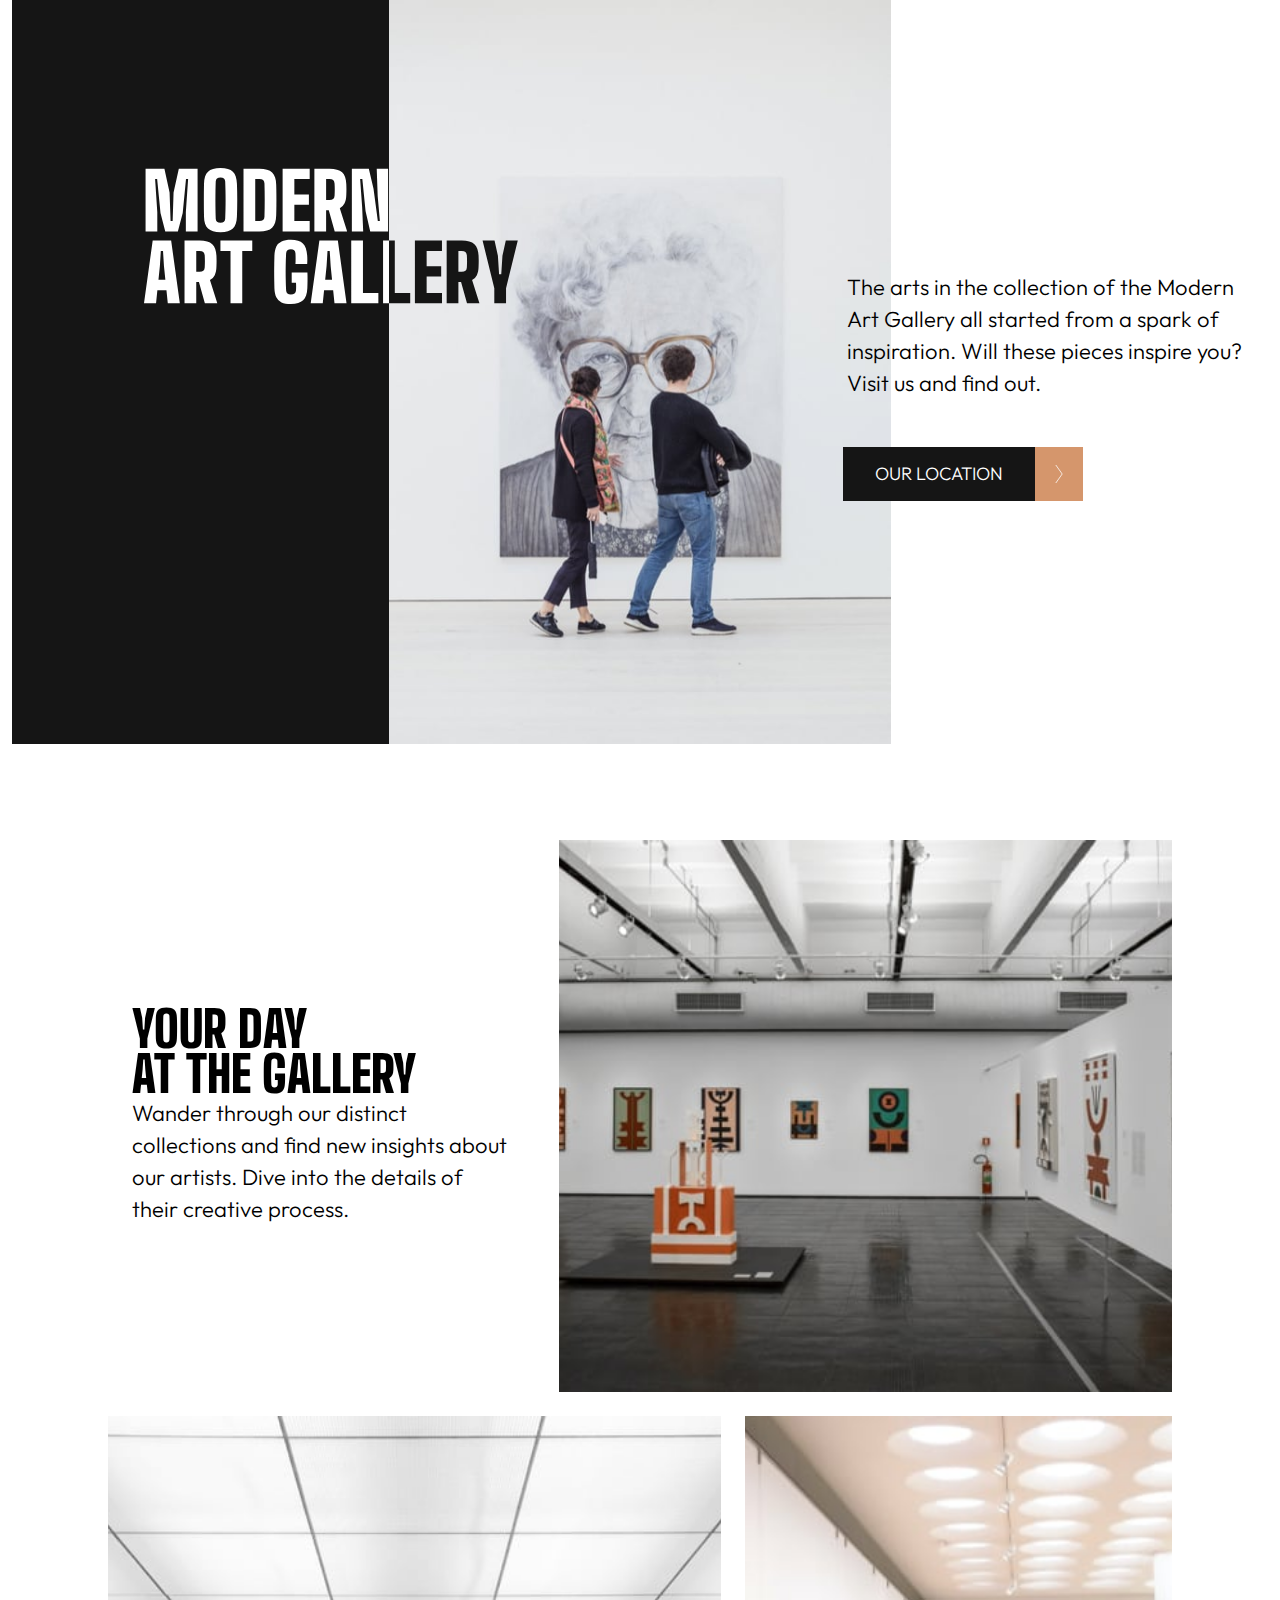
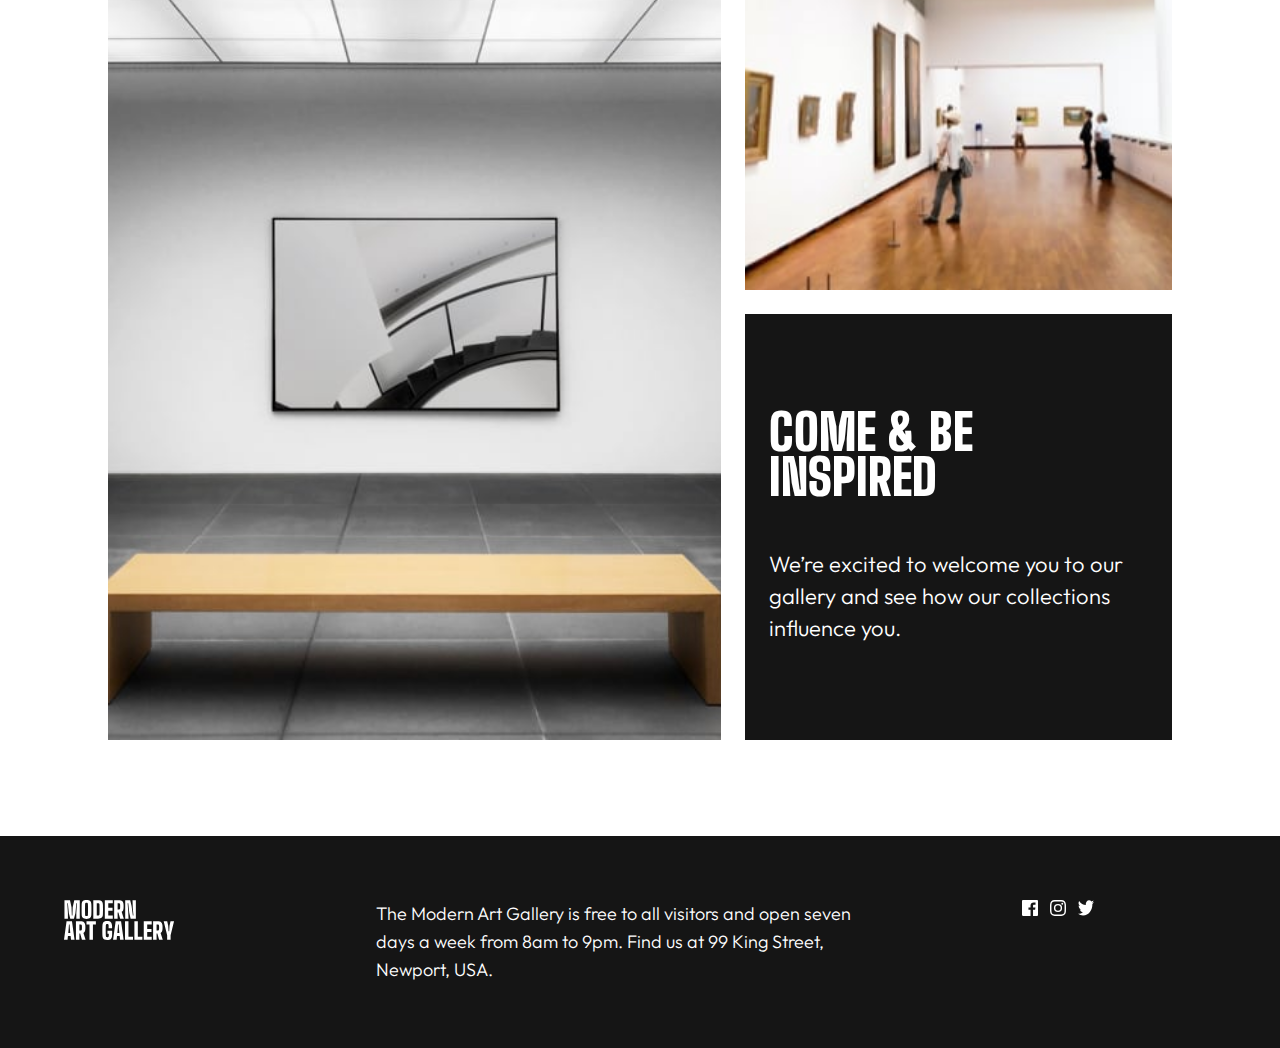
<file: index.html>
<!DOCTYPE html>
<html lang="en">

<head>
  <meta charset="UTF-8">
  <meta name="viewport" content="width=device-width, initial-scale=1.0">
  <link rel="preconnect" href="https://fonts.googleapis.com">
  <link rel="preconnect" href="https://fonts.gstatic.com" crossorigin>
  <link href="https://fonts.googleapis.com/css2?family=Big+Shoulders+Display:wght@100..900&display=swap"
    rel="stylesheet">
  <link href="https://fonts.googleapis.com/css2?family=Outfit:wght@100..900&display=swap" rel="stylesheet">
  <link rel="icon" type="image/png" sizes="32x32" href="./assets/favicon-32x32.png">
  <link rel="stylesheet" href="style.css">

  <title>Frontend Mentor | Art gallery website</title>
</head>

<body>
  <main>
    <section id="cover-container">
      <h1 id="hero-box">
        <img id='image-hero' src="./assets/mobile/image-hero.jpg" alt="image of the hero" class="image-hero" />
      </h1>
      <div id="logo-box-dark" class="black-bg">
         <img id="logo-light" src="./assets/logo-light.svg" alt="Modern Art Gallery Logo Light"/>
      </div>
      <div id="logo-box-light">
        <img id="logo-dark" src="./assets/logo-dark.svg" alt="Modern Art Gallery Logo Dark"/>
     </div>
     <div id="gallery-preamble" class="BodyS">
        The arts in the collection of the Modern Art Gallery all started
        from a spark of inspiration. Will these pieces inspire you? Visit
        us and find out.
      </div>
      <div id="our-location-button">
        <a href="./location.html" class="black-bg">
          <span>Our location</span>
          <div class="brown-bg">
            <img id="icon-arrow-right" src="./assets/icon-arrow-right.svg" alt="right arrow icon" />
          </div>
        </a>
      </div>
    </section>
    <section id="inset-container">
      <div id="grid-1-box">
        <img id='image-grid-1' src="./assets/desktop/image-grid-1.jpg" alt="image of the gallery #1" />
      </div>
      <div id="your-day">
        <h2 class="HeadingMS">Your day<br>at the gallery
        </h2>
        <div id="your-day-preamble" class="BodyS">
          Wander through our distinct collections and find new insights about
          our artists. Dive into the details of their creative process.
        </div>
      </div>
      <div id="grid-2-box">
        <img id='image-grid-2' src="./assets/desktop/image-grid-2.jpg" alt="image of the gallery #2" />
      </div>
      <div id="grid-3-box">
        <img id='image-grid-3' src="./assets/desktop/image-grid-3.jpg" alt="image of the gallery #3" />
      </div>
      <div class="black-bg">
        <div id="come-be-inspired">
          <h2 class="HeadingMS">
            Come &amp; be inspired
          </h2>
          <div id="come-be-inspired-preamble" class="BodyS">
            We’re excited to welcome you to our gallery and see how our collections
            influence you.
          </div>
        </div>
      </div>
    </section>
  </main>
  <footer>
    <div class="gallery-footer black-bg">
      <div>
        <img id="logo-light-footer" src="./assets/logo-light.svg" alt="Modern Art Gallery Logo Light"/>
      </div>
      <div class="gallery-footer-preamble BodyS">
        The Modern Art Gallery is free to all visitors and open seven days a week
        from 8am to 9pm. Find us at 99 King Street, Newport, USA.
      </div>
      <div class="ssn-icons">
        <img src="./assets/icon-facebook.svg" alt="facebook icon" />
        <img src="./assets/icon-instagram.svg" alt="instagram icon" />
        <img src="./assets/icon-twitter.svg" alt="twitter icon" />
      </div>
    </div>
  </footer>
</body>
<script>
  const setImages = ()=> {
    const hero = document.getElementById('image-hero');
    const grid1 = document.getElementById('image-grid-1');
    const grid2 = document.getElementById('image-grid-2');
    const grid3 = document.getElementById('image-grid-3');
    if(window.innerWidth <= 512) {
      hero.src = './assets/mobile/image-hero.jpg';
      grid1.src = './assets/mobile/image-grid-1.jpg';
      grid2.src = './assets/mobile/image-grid-2.jpg';
      grid3.src = './assets/mobile/image-grid-3.jpg';
    } else if(window.innerWidth < 1024) {
      hero.src = './assets/tablet/image-hero.jpg';
      grid1.src = './assets/tablet/image-grid-1.jpg';
      grid2.src = './assets/tablet/image-grid-2.jpg';
      grid3.src = './assets/tablet/image-grid-3.jpg';
    } else {
      hero.src = './assets/desktop/image-hero.jpg';
      grid1.src = './assets/desktop/image-grid-1.jpg';
      grid2.src = './assets/desktop/image-grid-2.jpg';
      grid3.src = './assets/desktop/image-grid-3.jpg';
    }
  }

  window.onresize = setImages;
  window.onload = setImages;
</script>

</html>
</file>
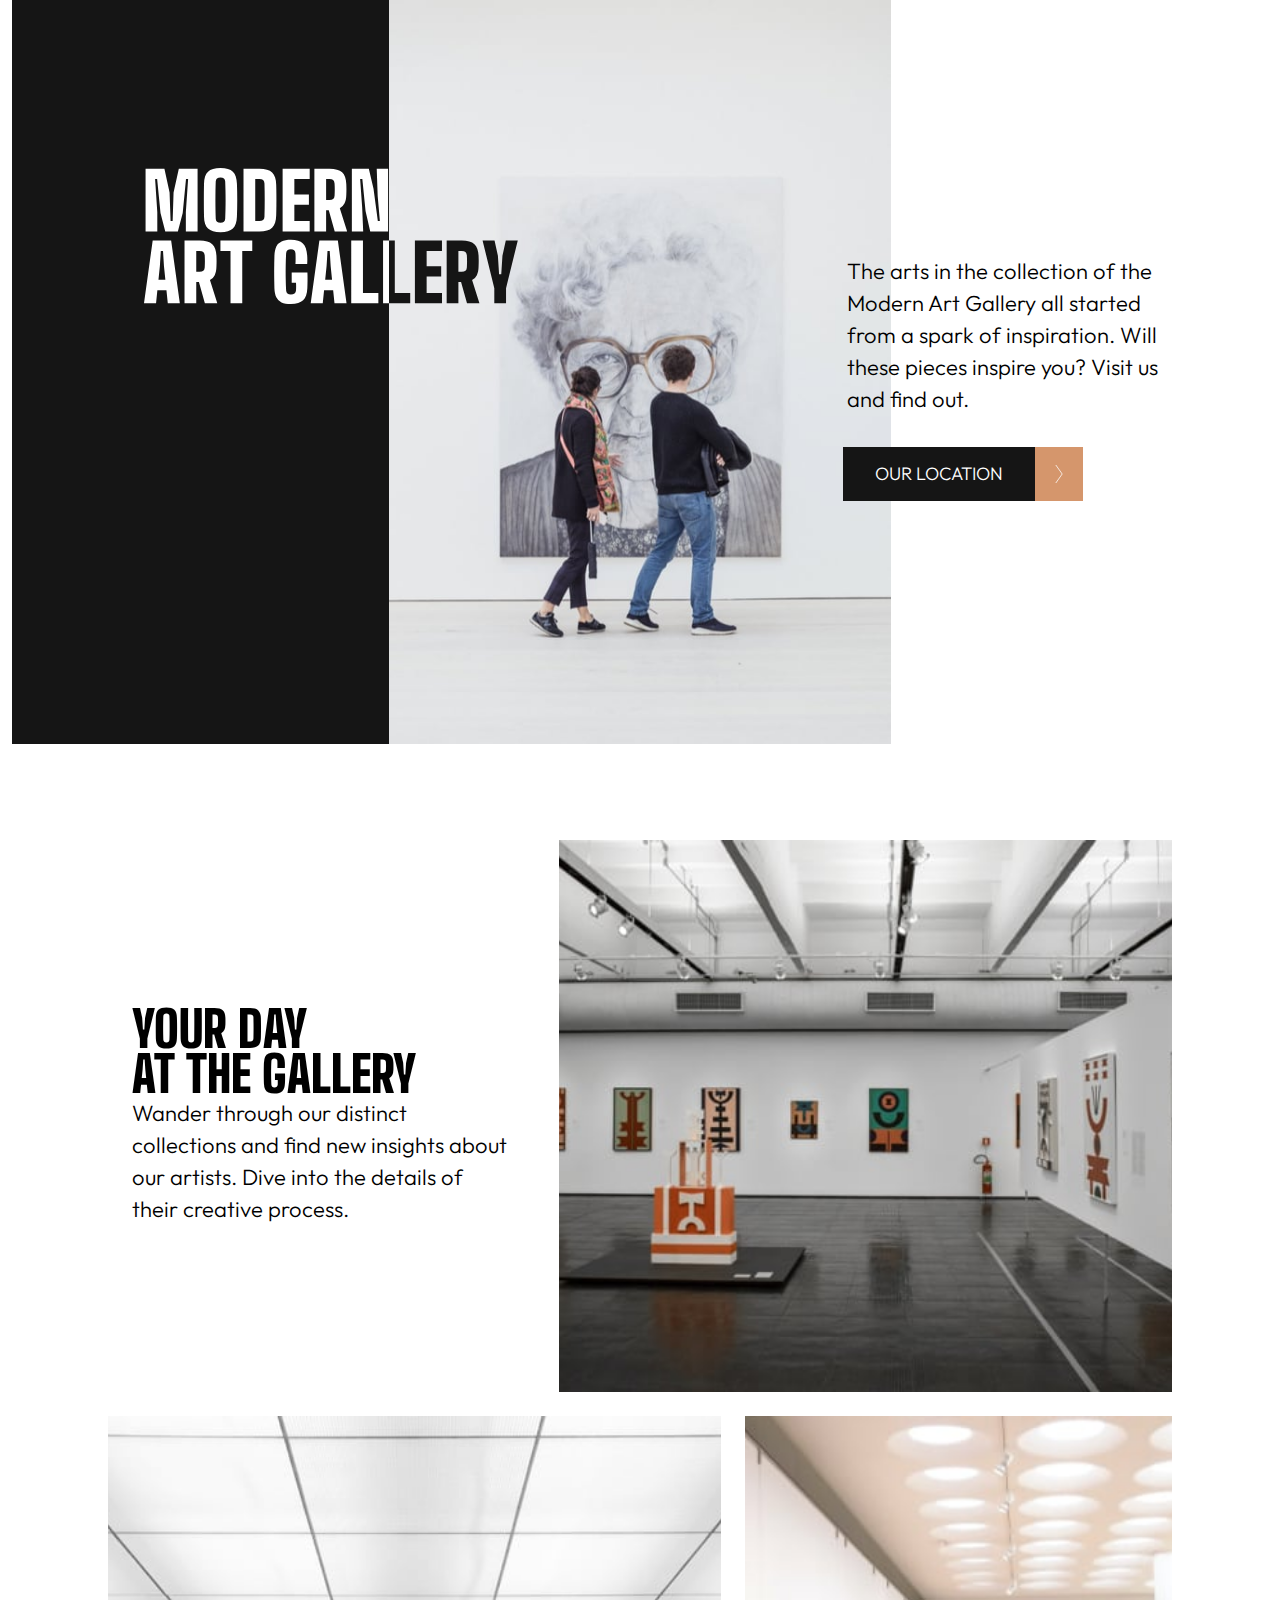
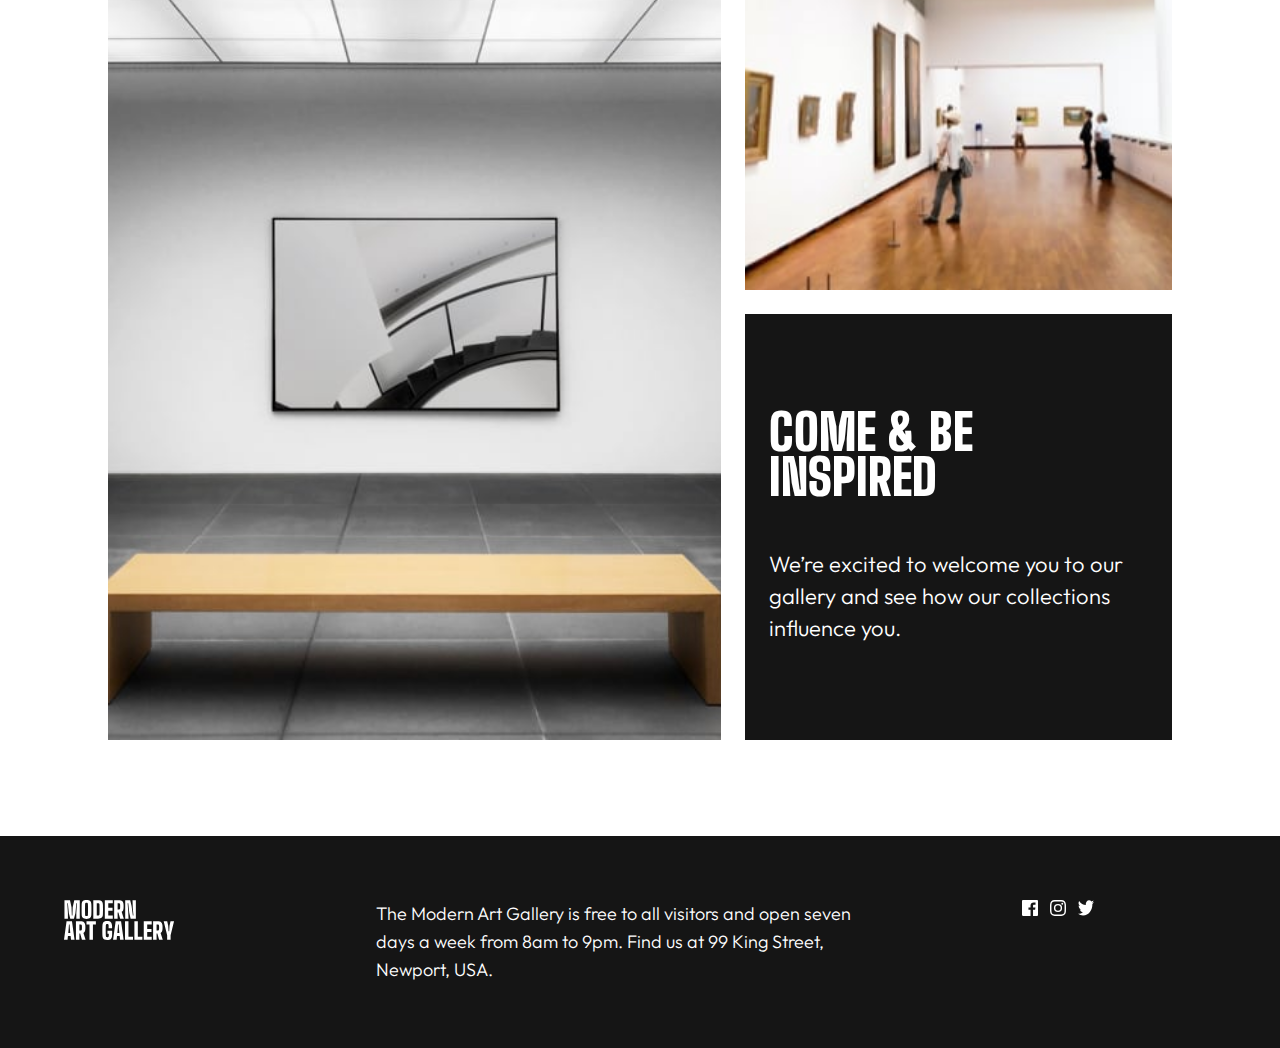
<file: starter-code/index.html>
<!DOCTYPE html>
<html lang="en">

<head>
  <meta charset="UTF-8">
  <meta name="viewport" content="width=device-width, initial-scale=1.0">
  <link rel="preconnect" href="https://fonts.googleapis.com">
  <link rel="preconnect" href="https://fonts.gstatic.com" crossorigin>
  <link href="https://fonts.googleapis.com/css2?family=Big+Shoulders+Display:wght@100..900&display=swap"
    rel="stylesheet">
  <link href="https://fonts.googleapis.com/css2?family=Outfit:wght@100..900&display=swap" rel="stylesheet">
  <link rel="icon" type="image/png" sizes="32x32" href="./assets/favicon-32x32.png">
  <link rel="stylesheet" href="style.css">

  <title>Frontend Mentor | Art gallery website</title>
</head>

<body>
  <main>
    <section id="cover-container">
      <h1 id="hero-box">
        <img id='image-hero' src="./assets/mobile/image-hero.jpg" alt="image of the hero" class="image-hero" />
      </h1>
      <div id="logo-box-dark" class="black-bg">
         <img id="logo-light" src="./assets/logo-light.svg" alt="Modern Art Gallery Logo Light"/>
      </div>
      <div id="logo-box-light">
        <img id="logo-dark" src="./assets/logo-dark.svg" alt="Modern Art Gallery Logo Dark"/>
     </div>
     <div id="gallery-preamble" class="BodyS">
        The arts in the collection of the Modern Art Gallery all started
        from a spark of inspiration. Will these pieces inspire you? Visit
        us and find out.
      </div>
      <div id="our-location-button">
        <a href="./location.html" class="black-bg">
          <span>Our location</span>
          <div class="brown-bg">
            <img id="icon-arrow-right" src="./assets/icon-arrow-right.svg" alt="right arrow icon" />
          </div>
        </a>
      </div>
    </section>
    <section id="inset-container">
      <div id="grid-1-box">
        <img id='image-grid-1' src="./assets/desktop/image-grid-1.jpg" alt="image of the gallery #1" />
      </div>
      <div id="your-day">
        <h2 class="HeadingMS">Your day<br>at the gallery
        </h2>
        <div id="your-day-preamble" class="BodyS">
          Wander through our distinct collections and find new insights about
          our artists. Dive into the details of their creative process.
        </div>
      </div>
      <div id="grid-2-box">
        <img id='image-grid-2' src="./assets/desktop/image-grid-2.jpg" alt="image of the gallery #2" />
      </div>
      <div id="grid-3-box">
        <img id='image-grid-3' src="./assets/desktop/image-grid-3.jpg" alt="image of the gallery #3" />
      </div>
      <div class="black-bg">
        <div id="come-be-inspired">
          <h2 class="HeadingMS">
            Come &amp; be inspired
          </h2>
          <div id="come-be-inspired-preamble" class="BodyS">
            We’re excited to welcome you to our gallery and see how our collections
            influence you.
          </div>
        </div>
      </div>
    </section>
  </main>
  <footer>
    <div class="gallery-footer black-bg">
      <div>
        <img id="logo-light-footer" src="./assets/logo-light.svg" alt="Modern Art Gallery Logo Light"/>
      </div>
      <div class="gallery-footer-preamble BodyS">
        The Modern Art Gallery is free to all visitors and open seven days a week
        from 8am to 9pm. Find us at 99 King Street, Newport, USA.
      </div>
      <div class="ssn-icons">
        <img src="./assets/icon-facebook.svg" alt="facebook icon" />
        <img src="./assets/icon-instagram.svg" alt="instagram icon" />
        <img src="./assets/icon-twitter.svg" alt="twitter icon" />
      </div>
    </div>
  </footer>
</body>
<script>
  const setImages = ()=> {
    // console.log('on resize');
    const hero = document.getElementById('image-hero');
    const grid1 = document.getElementById('image-grid-1');
    const grid2 = document.getElementById('image-grid-2');
    const grid3 = document.getElementById('image-grid-3');
    if(window.innerWidth <= 512) {
      hero.src = './assets/mobile/image-hero.jpg';
      grid1.src = './assets/mobile/image-grid-1.jpg';
      grid2.src = './assets/mobile/image-grid-2.jpg';
      grid3.src = './assets/mobile/image-grid-3.jpg';
    } else if(window.innerWidth < 1024) {
      hero.src = './assets/tablet/image-hero.jpg';
      grid1.src = './assets/tablet/image-grid-1.jpg';
      grid2.src = './assets/tablet/image-grid-2.jpg';
      grid3.src = './assets/tablet/image-grid-3.jpg';
    } else {
      hero.src = './assets/desktop/image-hero.jpg';
      grid1.src = './assets/desktop/image-grid-1.jpg';
      grid2.src = './assets/desktop/image-grid-2.jpg';
      grid3.src = './assets/desktop/image-grid-3.jpg';
    }
  }

  window.onresize = setImages;
  window.onload = setImages;
</script>

</html>
</file>
<file: style.css>
:root {
    box-sizing: border-box;
    font-size: 18px;
    --dark-color: #151515;
    --brown-color: #D5966C;
    font-family: 'Big Shoulders Display';
}

*,
::before,
::after {
    box-sizing: inherit;
    margin: 0;
    padding: 0;
}

.HeadingXL {
    font-family: 'Big Shoulders Display';
    font-weight: 900;
    font-size: 96px;
    line-height: 88px;
}
.HeadingL {
    font-family: 'Big Shoulders Display';
    font-weight: 900;
    font-size: 70px;
    line-height: 70px;
}
.HeadingM {
    font-family: 'Big Shoulders Display';
    font-weight: 900;
    font-size: 60px;
    line-height: 50px;
}
.HeadingMS {
    font-family: 'Big Shoulders Display';
    font-weight: 900;
    font-size: 50px;
    line-height: 45px;
}
.HeadingS {
    font-family: 'Big Shoulders Display';
    font-weight: 900;
    font-size: 36px;
    line-height: 36px;
}
.BodyM {
    font-family: 'Outfit';
    font-weight: 300;
    font-size: 22px;
    line-height: 32px;
}
.BodyS {
    font-family: 'Outfit';
    font-weight: 300;
    font-size: 18px;
    line-height: 28px;
}
.black-bg {
    background-color: var(--dark-color);
    color: white;
}
.brown-bg {
    background-color: var(--brown-color);
    color: black;
}
.brown-fg {
    color: var(--brown-color);
}
.inverted-img {
    filter: invert(100%);
}

body {
    font-family: Outfit;
    font-weight: 300;
    line-height: 1.5em;
}

h1, h2, h3, h4 {
    text-transform: uppercase;
}
main {
    display: flex;
    flex-direction: column;
    align-items: center;
    justify-content: center;
    margin: 0.0em;
}
#cover-container {
    display: flex;
    flex-direction: column;
    padding: 0em 0.5em;
    gap: 1em;
}
#cover-container img {
    flex: 1;
    object-fit: cover;
    max-width: 100%;
}
#cover-container #icon-arrow-right {
    object-fit: contain;
    width: 18px;
    height: 18px;
}
#logo-box-dark  {
    display: none;
}
#logo-box-light  {
    display: block;
}
#logo-dark {
    width: 50%;
}
#our-location-button {
    padding: 0;
    width: 10em;
}
#our-location-button a {
    display: flex;
    flex-direction: row;
    padding: 0;
    text-decoration: none;
    color: white;
    margin: 0;
}
#our-location-button span {
    height: 100%;
    flex: 4;
    text-align: center;
    font-size: 0.75em;
    text-transform: uppercase;
    padding: 0.5em 0;
}
#our-location-button div {
    flex: 1;
    text-align: center;
    background-color: var(--brown-color);
    display: flex;
    align-items: center;
    justify-content: center;
}
#our-location-button:hover {
    cursor: pointer;
}
#our-location-button:hover span, #our-location-button:focus span {
    background-color: #D5966C;
}
#our-location-button:hover div, #our-location-button:focus div {
    background-color: #151515;
}
#your-day h2 {
    width: 100%;
}
.ssn-icons {
    display: flex;
    gap: 0.5em;
}
.ssn-icons img {
    width: 16px;
    height: 16px;
}
#inset-container {
    display: flex;
    flex-direction: column;
    gap: 1em;
    padding: 0em 0.5em;
    margin: 4em 0em;
}
#inset-container img {
    flex: 1;
    object-fit: cover;
    max-width: 100%;
}
#map {
    z-index: 0;
}
.back-to-home-button {
    position: absolute;
    top: -0.25em;
    left: 2em;
    width: 10em;
    max-width: 50%;
    z-index: 1;
}

.back-to-home-button a {
    width: 100%;
    display: flex;
    flex-direction: row;
    padding: 0.25em 0.5em;
    height: 2.5em;
    text-decoration: none;
}
.back-to-home-button span {
    display: flex;
    height: 100%;
    flex: 4;
    align-items: center;
    justify-content: center;
    color: white;
    font-size: 0.75em;
    text-transform: uppercase;
    background-color: var(--brown-color);
    padding: 0.5em 0;
}
.back-to-home-button div {
    flex: 1;
    height: 100%;
    background-color: var(--dark-color);
    display: flex;
    align-items: center;
    justify-content: center;
}
.back-to-home-button img {
    object-fit: contain;
    width: 18px;
    height: 18px;
}
.back-to-home-button:hover {
    cursor: pointer;
}
.back-to-home-button:hover span {
    background-color: var(--dark-color);
}
.back-to-home-button:hover div {
    background-color: var(--brown-color);
}

.location-map {
    position:relative;
}
.our-location {
    margin: 0;
    padding: 1em 0.5em;
}
.address {
    padding: 1em 0em;
}
.address .brown-fg{
    padding: 0.5em 0em;
}
.gallery-footer {
    display: flex;
    flex-direction: column;
    padding: 0.5em;
    gap: 2em;
}
.gallery-footer div:first-child {
    flex: 1 1 25%
}
.gallery-footer-preamble {
    flex: 1 1 45%;
}
.ssn-icons {
    flex: 0 1 30%;
}

@media only screen and (min-width: 600px) {
    #cover-container {
        display: grid;
        grid-template-columns: 1fr 1fr;
        grid-template-rows: 1fr 1fr 1fr;
        gap: 2em;
    }
    #hero-box {
        grid-column: 1/2;
        grid-row: 1/4;
    }
    #logo-box-light {
        grid-column: 2/3;
        grid-row: 1/2;
        margin-left: -4em;
        align-self: self-end;
    }
    #gallery-preamble {
        grid-column: 2/3;
        grid-row: 2/3;
        margin-left: -4em;
        align-self: center;
        /* width: 90% */
    }
    #our-location-button {
        grid-column: 2/3;
        grid-row: 3/4;
        margin-left: -4em;
        align-self: self-start;
    }

    #inset-container {
        display: grid;
        gap: 1em;
        grid-template-columns: 30fr 10fr 30fr;
        grid-template-rows: 5fr 4fr 5fr;
        margin: 4em 1em;
    }
    #grid-1-box {
        grid-column: 2/4;
        grid-row: 1/2;
    }
    #grid-2-box {
        grid-column: 1/3;
        grid-row: 2/4;
    }
    #grid-3-box {
        grid-column: 3/4;
        grid-row: 2/3;
    }
    #grid-1-box, #grid-2-box, #grid-3-box{
        display: flex;
    }
    #inset-container img {
        flex: 1;
        object-fit: cover;
        max-width: 100%;
    }
    #your-day {
        display: flex;
        flex-direction: column;
        align-items: center;
        justify-content: center;
        grid-column: 1/2;
        grid-row: 1/2;
        padding: 1em;
    }
    #come-be-inspired {
        display: flex;
        flex-direction: column;
        gap: 2em;
        grid-column: 3/4;
        grid-row: 3/4;
        padding: 4em 1em;
    }
    .gallery-footer {
        display: flex;
        flex-direction: row;
        padding: 5%;
    }    
    .ssn-icons  {
        display: flex;
        justify-content: center;
    }
}
@media only screen and (min-width: 1024px) {
    :root {
        font-size: 1.5em;
    }
    #cover-container {
        display: grid;
        grid-template-columns: 3fr 4fr 3fr ;
        grid-template-rows: 3fr 3fr 4fr;
        gap: 0;
    }
    #hero-box {
        grid-column: 2/3;
        grid-row: 1/4;
        display: flex;
    }
    #hero-box img {
        object-fit: cover;
    }
    #logo-box-dark {
        display: block;
        grid-column: 1/2;
        grid-row: 1/4;
        position: relative;
        overflow: hidden;
        z-index: 2;
    }
    #logo-box-light {
        grid-column: 1/2;
        grid-row: 1/4;
        position: relative;
        overflow: visible;
        align-self: normal;
        z-index: 1;
        margin-left: 0; /* undo the margin from tablet */
    }
    #logo-light {
        display: block;
        position: absolute;
        top: 7em;
        left: 5.5em;
        width: 125%;
    }
    #logo-dark {
        display: block;
        position: absolute;
        top: 7em;
        left: 5.5em;
        width: 125%;
    }
    #gallery-preamble {
        grid-column: 3/4;
        grid-row: 2/3;
        margin-left: -2em;
    }
    #our-location-button {
        grid-column: 3/4;
        grid-row: 3/4;
        margin-left: -2em;
    }

    #inset-container {
        display: grid;
        gap: 1em;
        grid-template-columns: 42fr 16fr 42fr;
        grid-template-rows: 35fr 30fr 27fr;
        margin: 4em;
    }
    #grid-1-box {
        grid-column: 2/4;
        grid-row: 1/2;
    }
    #grid-2-box {
        grid-column: 1/3;
        grid-row: 2/4;
    }
    #grid-3-box {
        grid-column: 3/4;
        grid-row: 2/3;
    }
    #grid-1-box, #grid-2-box, #grid-3-box{
        display: flex;
    }
    #inset-container  img {
        flex: 1;
        object-fit: cover;
    }
    #your-day {
        display: flex;
        flex-direction: column;
        align-items: center;
        justify-content: center;
        grid-column: 1/2;
        grid-row: 1/2;
        padding: 1em;
    }
    #gallery-preamble, #your-day-preamble, #come-be-inspired-preamble{
        font-size: 22px;
        line-height: 32px;
    }
}
</file>
<file: starter-code/style.css>
:root {
    box-sizing: border-box;
    font-size: 18px;
    --dark-color: #151515;
    --brown-color: #D5966C;
    font-family: 'Big Shoulders Display';
}

*,
::before,
::after {
    box-sizing: inherit;
    margin: 0;
    padding: 0;
}

.HeadingXL {
    font-family: 'Big Shoulders Display';
    font-weight: 900;
    font-size: 96px;
    line-height: 88px;
}
.HeadingL {
    font-family: 'Big Shoulders Display';
    font-weight: 900;
    font-size: 70px;
    line-height: 70px;
}
.HeadingM {
    font-family: 'Big Shoulders Display';
    font-weight: 900;
    font-size: 60px;
    line-height: 50px;
}
.HeadingMS {
    font-family: 'Big Shoulders Display';
    font-weight: 900;
    font-size: 50px;
    line-height: 45px;
}
.HeadingS {
    font-family: 'Big Shoulders Display';
    font-weight: 900;
    font-size: 36px;
    line-height: 36px;
}
.BodyM {
    font-family: 'Outfit';
    font-weight: 300;
    font-size: 22px;
    line-height: 32px;
}
.BodyS {
    font-family: 'Outfit';
    font-weight: 300;
    font-size: 18px;
    line-height: 28px;
}
.black-bg {
    background-color: var(--dark-color);
    color: white;
}
.brown-bg {
    background-color: var(--brown-color);
    color: black;
}
.brown-fg {
    color: var(--brown-color);
}
.inverted-img {
    filter: invert(100%);
}

body {
    font-family: Outfit;
    font-weight: 300;
    line-height: 1.5em;
}

h1, h2, h3, h4 {
    text-transform: uppercase;
}
main {
    display: flex;
    flex-direction: column;
    align-items: center;
    justify-content: center;
    margin: 0.0em;
}
#cover-container {
    display: flex;
    flex-direction: column;
    padding: 0em 0.5em;
    gap: 1em;
}
#cover-container img {
    flex: 1;
    object-fit: cover;
    max-width: 100%;
}
#cover-container #icon-arrow-right {
    object-fit: contain;
    width: 18px;
    height: 18px;
}
#logo-box-dark  {
    display: none;
}
#logo-box-light  {
    display: block;
}
#logo-dark {
    width: 50%;
}
#our-location-button {
    padding: 0;
    width: 10em;
}
#our-location-button a {
    display: flex;
    flex-direction: row;
    padding: 0;
    text-decoration: none;
    color: white;
    margin: 0;
}
#our-location-button span {
    height: 100%;
    flex: 4;
    text-align: center;
    font-size: 0.75em;
    text-transform: uppercase;
    padding: 0.5em 0;
}
#our-location-button div {
    flex: 1;
    /* height: 100%; */
    text-align: center;
    /* padding-top: 0.25em; */
    background-color: var(--brown-color);
    display: flex;
    align-items: center;
    justify-content: center;
}
#our-location-button:hover {
    cursor: pointer;
}
#our-location-button:hover span, #our-location-button:focus span {
    background-color: #D5966C;
}
#our-location-button:hover div, #our-location-button:focus div {
    background-color: #151515;
}
#your-day h2 {
    width: 100%;
}
.ssn-icons {
    display: flex;
    /* margin: 0.25em 1em; */
    gap: 0.5em;
}
.ssn-icons img {
    width: 16px;
    height: 16px;
}
#inset-container {
    display: flex;
    flex-direction: column;
    gap: 1em;
    padding: 0em 0.5em;
    margin: 4em 0em;
}
#inset-container img {
    flex: 1;
    object-fit: cover;
    max-width: 100%;
}
#map {
    z-index: 0;
}
.back-to-home-button {
    position: absolute;
    top: -0.25em;
    left: 2em;
    width: 10em;
    max-width: 50%;
    z-index: 1;
}

.back-to-home-button a {
    width: 100%;
    /* margin: auto; */
    display: flex;
    flex-direction: row;
    padding: 0.25em 0.5em;
    height: 2.5em;
    text-decoration: none;
}
.back-to-home-button span {
    display: flex;
    height: 100%;
    flex: 4;
    align-items: center;
    justify-content: center;
    color: white;
    font-size: 0.75em;
    text-transform: uppercase;
    background-color: var(--brown-color);
    padding: 0.5em 0;
}
.back-to-home-button div {
    flex: 1;
    height: 100%;
    background-color: var(--dark-color);
    display: flex;
    align-items: center;
    justify-content: center;
}
.back-to-home-button img {
    object-fit: contain;
    width: 18px;
    height: 18px;
}
.back-to-home-button:hover {
    cursor: pointer;
}
.back-to-home-button:hover span {
    background-color: var(--dark-color);
}
.back-to-home-button:hover div {
    background-color: var(--brown-color);
}

.location-map {
    position:relative;
}
.our-location {
    margin: 0;
    padding: 1em 0.5em;
}
.address {
    padding: 1em 0em;
}
.address .brown-fg{
    /* font-size: 2em; */
    padding: 0.5em 0em;
}
.gallery-footer {
    display: flex;
    flex-direction: column;
    padding: 0.5em;
    gap: 2em;
}
.gallery-footer div:first-child {
    flex: 1 1 25%
}
.gallery-footer-preamble {
    flex: 1 1 45%;
}
.ssn-icons {
    flex: 0 1 30%;
}

@media only screen and (min-width: 600px) {
    #cover-container {
        display: grid;
        grid-template-columns: 1fr 1fr;
        grid-template-rows: 1fr 1fr 1fr;
        gap: 2em;
    }
    #hero-box {
        grid-column: 1/2;
        grid-row: 1/4;
    }
    #logo-box-light {
        grid-column: 2/3;
        grid-row: 1/2;
        margin-left: -4em;
        align-self: self-end;
    }
    #gallery-preamble {
        grid-column: 2/3;
        grid-row: 2/3;
        margin-left: -4em;
        align-self: center;
        width: 90%
    }
    #our-location-button {
        grid-column: 2/3;
        grid-row: 3/4;
        margin-left: -4em;
        align-self: self-start;
    }

    #inset-container {
        display: grid;
        gap: 1em;
        grid-template-columns: 30fr 10fr 30fr;
        grid-template-rows: 5fr 4fr 5fr;
        margin: 4em 1em;
    }
    #grid-1-box {
        grid-column: 2/4;
        grid-row: 1/2;
    }
    #grid-2-box {
        grid-column: 1/3;
        grid-row: 2/4;
    }
    #grid-3-box {
        grid-column: 3/4;
        grid-row: 2/3;
    }
    #grid-1-box, #grid-2-box, #grid-3-box{
        display: flex;
    }
    #inset-container img {
        flex: 1;
        object-fit: cover;
        max-width: 100%;
    }
    #your-day {
        display: flex;
        flex-direction: column;
        align-items: center;
        justify-content: center;
        grid-column: 1/2;
        grid-row: 1/2;
        padding: 1em;
    }
    #come-be-inspired {
        display: flex;
        flex-direction: column;
        gap: 2em;
        /* align-items: center;
        justify-content: space-around; */
        grid-column: 3/4;
        grid-row: 3/4;
        padding: 4em 1em;
        /* width: 80%; */
        /* height: 100%; */
    }
    .gallery-footer {
        display: flex;
        flex-direction: row;
        padding: 5%;
    }    
    .ssn-icons  {
        display: flex;
        justify-content: center;
    }
}
@media only screen and (min-width: 1024px) {
    :root {
        font-size: 1.5em;
    }
    #cover-container {
        display: grid;
        grid-template-columns: 3fr 4fr 3fr ;
        grid-template-rows: 3fr 3fr 4fr;
        gap: 0;
    }
    #hero-box {
        grid-column: 2/3;
        grid-row: 1/4;
        display: flex;
    }
    #hero-box img {
        object-fit: cover;
    }
    #logo-box-dark {
        display: block;
        grid-column: 1/2;
        grid-row: 1/4;
        position: relative;
        overflow: hidden;
        z-index: 2;
    }
    #logo-box-light {
        grid-column: 1/2;
        grid-row: 1/4;
        position: relative;
        overflow: visible;
        align-self: normal;
        z-index: 1;
        margin-left: 0; /* undo the margin from tablet */
    }
    #logo-light {
        display: block;
        position: absolute;
        top: 7em;
        left: 5.5em;
        width: 125%;
    }
    #logo-dark {
        display: block;
        position: absolute;
        top: 7em;
        left: 5.5em;
        width: 125%;
    }
    #gallery-preamble {
        grid-column: 3/4;
        grid-row: 2/3;
        margin-left: -2em;
    }
    #our-location-button {
        grid-column: 3/4;
        grid-row: 3/4;
        margin-left: -2em;
    }

    #inset-container {
        display: grid;
        gap: 1em;
        grid-template-columns: 42fr 16fr 42fr;
        grid-template-rows: 35fr 30fr 27fr;
        margin: 4em;
    }
    #grid-1-box {
        grid-column: 2/4;
        grid-row: 1/2;
    }
    #grid-2-box {
        grid-column: 1/3;
        grid-row: 2/4;
    }
    #grid-3-box {
        grid-column: 3/4;
        grid-row: 2/3;
    }
    #grid-1-box, #grid-2-box, #grid-3-box{
        display: flex;
    }
    #inset-container  img {
        flex: 1;
        object-fit: cover;
        /* max-width: 100%; */
    }
    #your-day {
        display: flex;
        flex-direction: column;
        align-items: center;
        justify-content: center;
        grid-column: 1/2;
        grid-row: 1/2;
        padding: 1em;
    }
    #gallery-preamble, #your-day-preamble, #come-be-inspired-preamble{
        font-size: 22px;
        line-height: 32px;
    }
}
</file>
